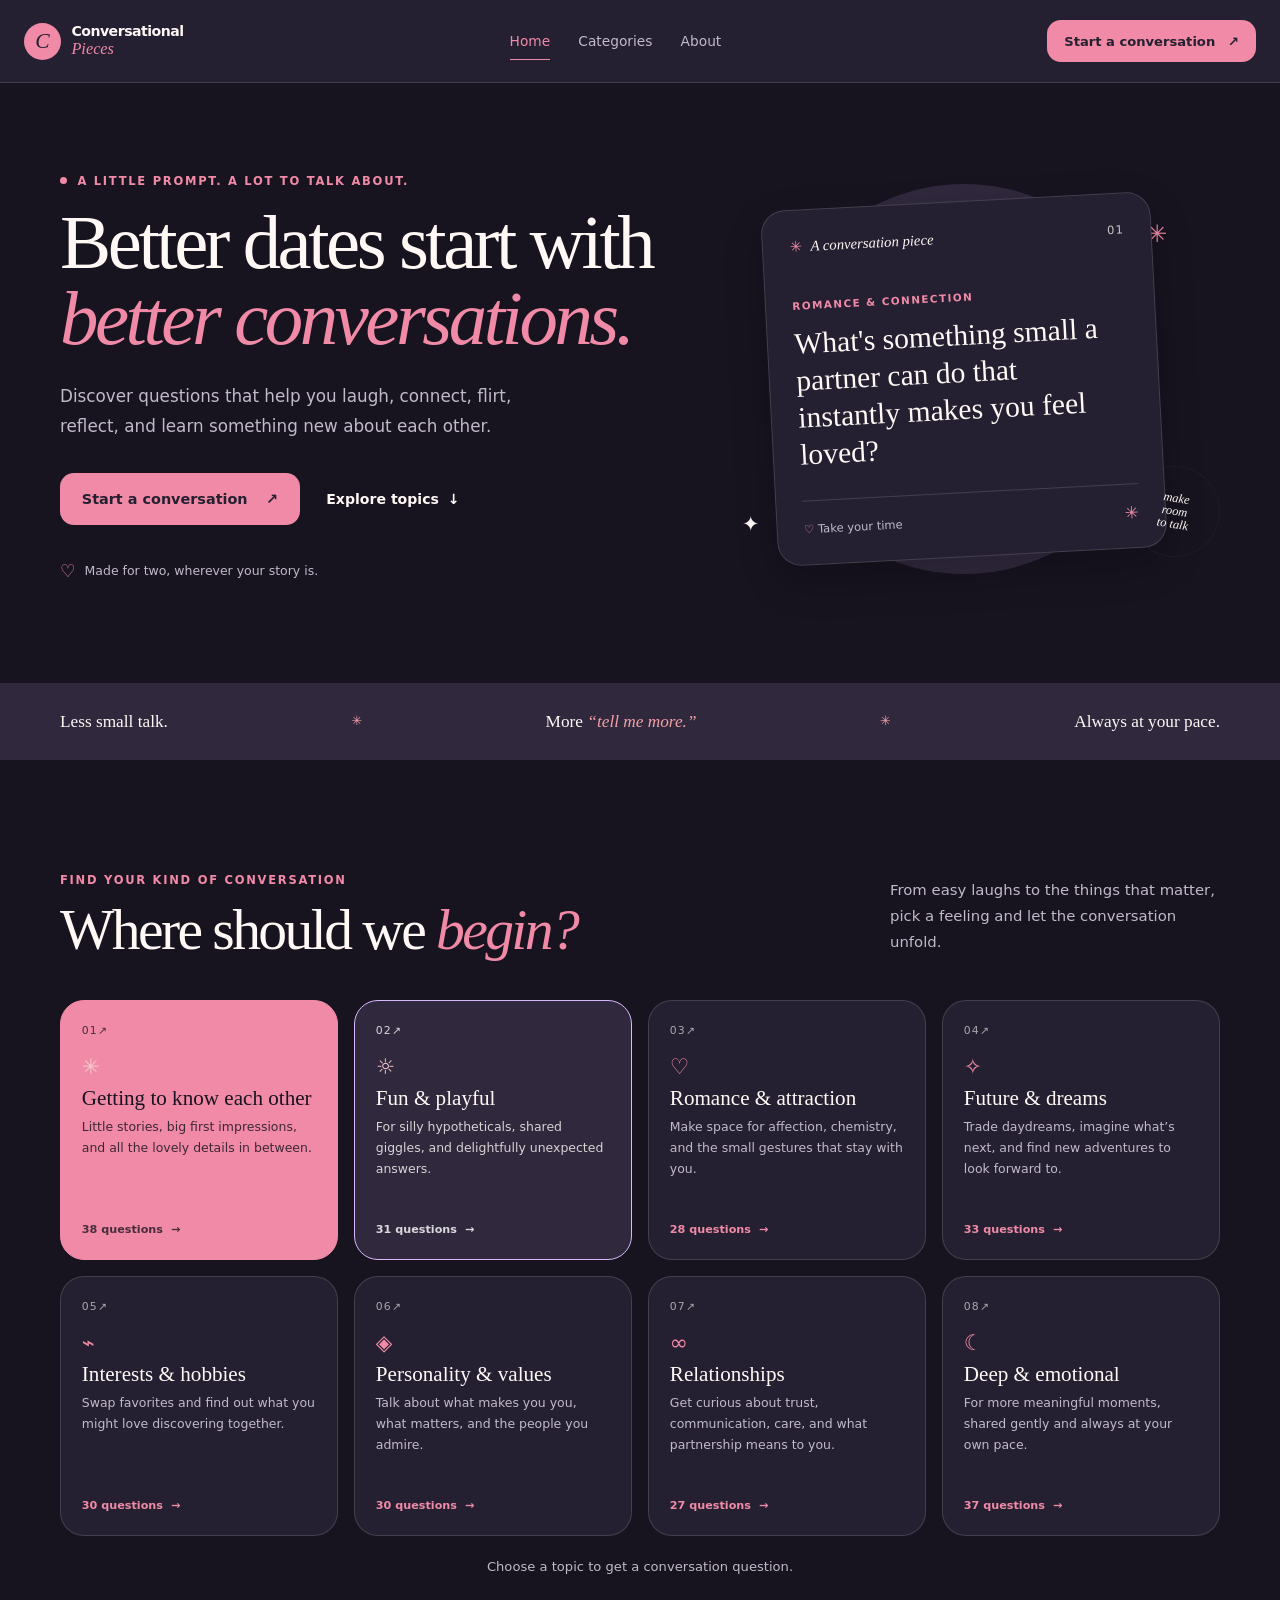
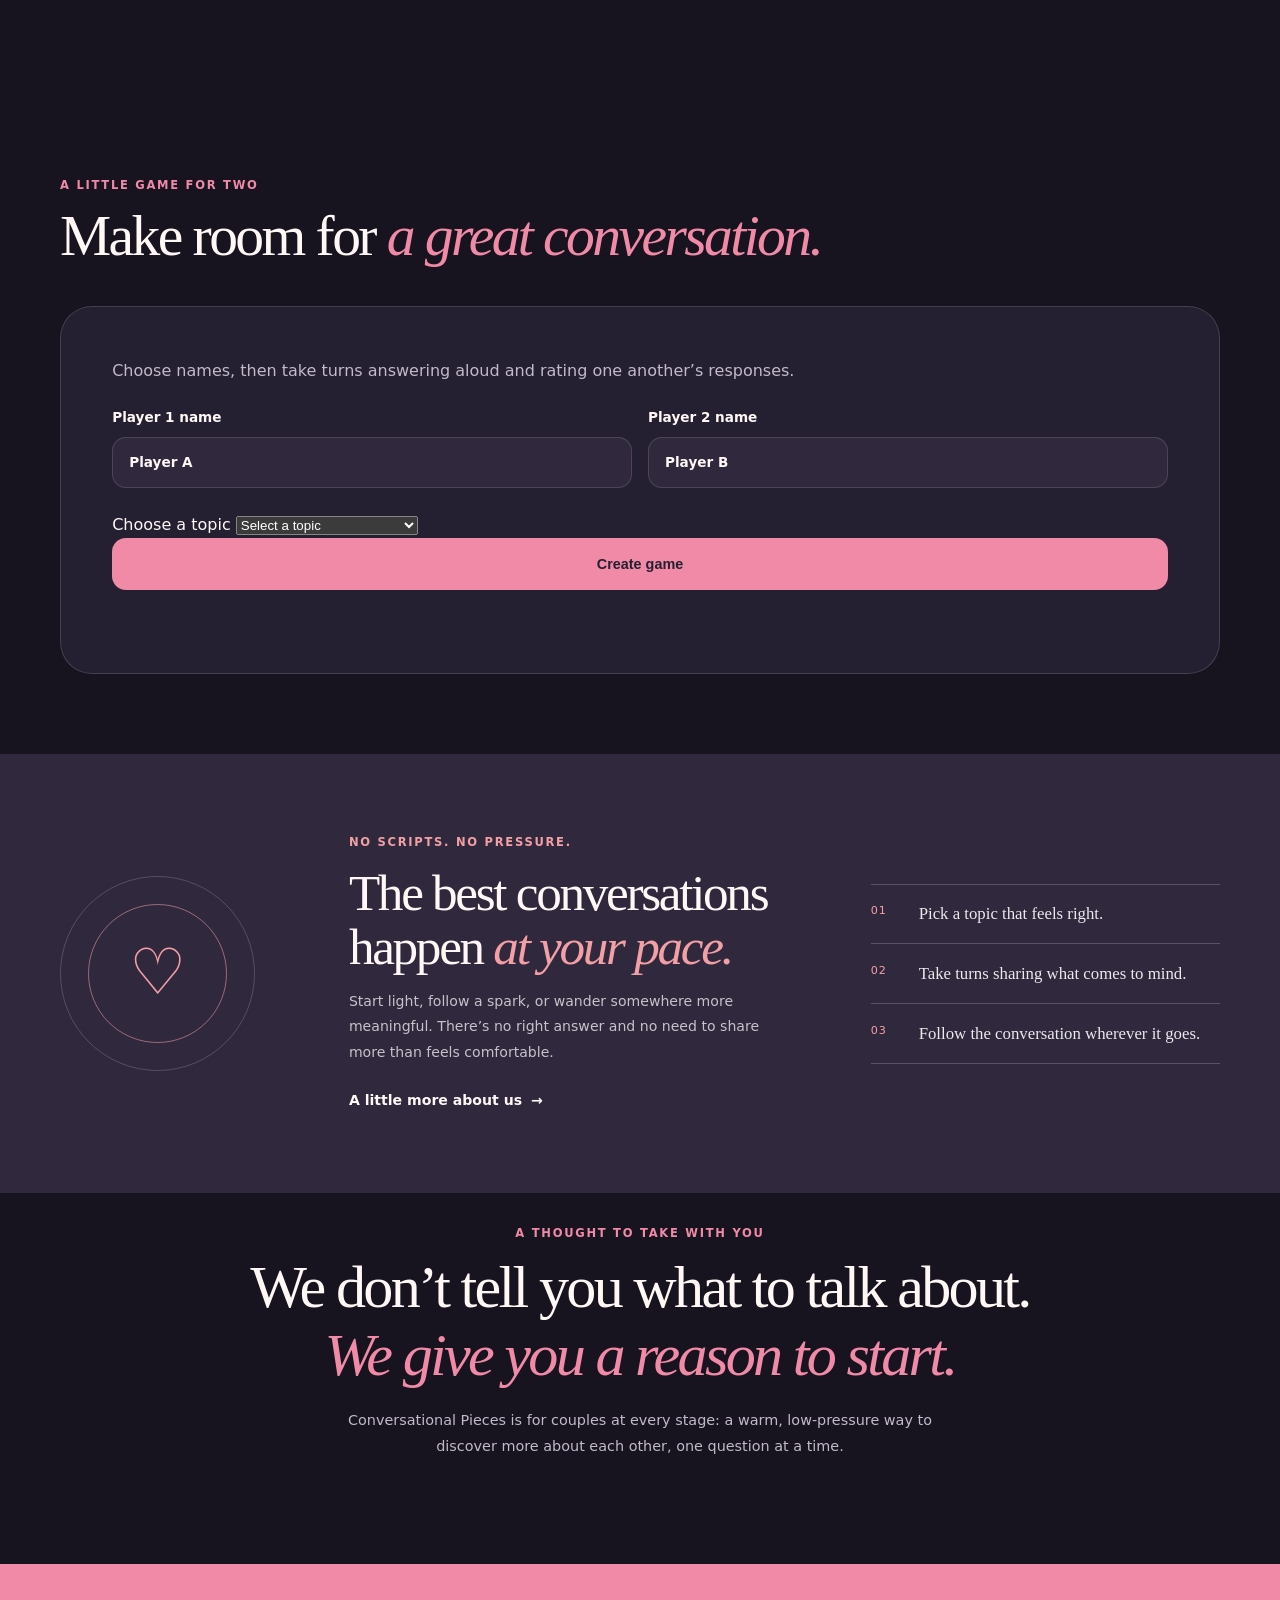
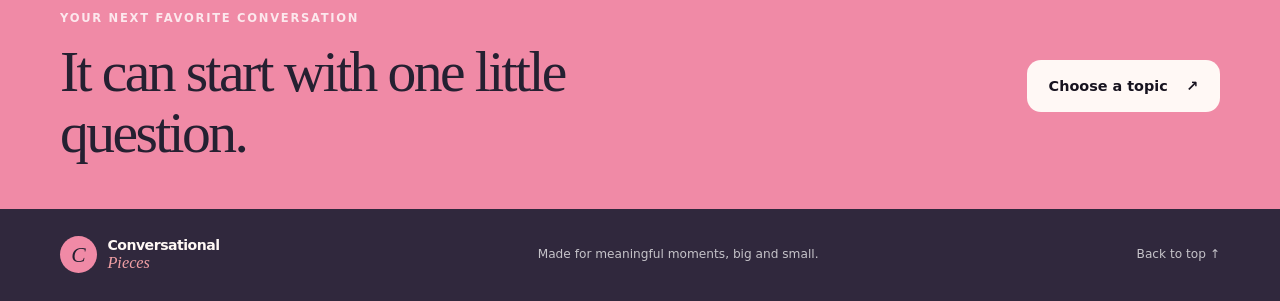
<file: index.html>
<!DOCTYPE html>
<html lang="en">
<head>
    <meta charset="UTF-8">
    <meta name="viewport" content="width=device-width, initial-scale=1.0">
    <meta name="description" content="Thoughtful conversation starters for couples. Find a reason to laugh, connect, flirt, and learn something new about each other.">
    <meta name="theme-color" content="#17131f">
    <title>Conversational Pieces — Better dates start with better conversations</title>
    <link rel="stylesheet" href="style/style.css">
</head>
<body id="top">
    <a class="skip-link" href="#main-content">Skip to content</a>

    <header class="site-header">
        <div class="header-inner">
            <a class="brand" href="#top" aria-label="Conversational Pieces home">
                <span class="brand-mark" aria-hidden="true">C</span>
                <span class="brand-name">Conversational<span>Pieces</span></span>
            </a>

            <nav class="main-nav" aria-label="Main navigation">
                <a class="nav-link is-current" href="#top" aria-current="page">Home</a>
                <a class="nav-link" href="#topics">Categories</a>
                <a class="nav-link" href="#about">About</a>
            </nav>

            <a class="button button-small button-red header-cta" href="#game">Start a conversation <span aria-hidden="true">↗</span></a>
        </div>
    </header>

    <main id="main-content">
        <section class="hero section-wrap" aria-labelledby="hero-title">
            <div class="hero-copy">
                <p class="eyebrow"><span class="eyebrow-dot" aria-hidden="true"></span>A little prompt. A lot to talk about.</p>
                <h1 id="hero-title">Better dates start with <span>better conversations.</span></h1>
                <p class="hero-description">Discover questions that help you laugh, connect, flirt, reflect, and learn something new about each other.</p>
                <div class="hero-actions">
                    <a class="button button-red" href="#game">Start a conversation <span aria-hidden="true">↗</span></a>
                    <a class="text-link" href="#topics">Explore topics <span aria-hidden="true">↓</span></a>
                </div>
                <p class="hero-note"><span aria-hidden="true">♡</span> Made for two, wherever your story is.</p>
            </div>

            <div class="hero-art" aria-label="A preview of a conversation prompt">
                <div class="orbit orbit-one" aria-hidden="true"></div>
                <div class="orbit orbit-two" aria-hidden="true"></div>
                <article class="prompt-card">
                    <div class="prompt-card-top">
                        <span class="prompt-label"><span aria-hidden="true">✳</span> A conversation piece</span>
                        <span class="prompt-number" aria-hidden="true">01</span>
                    </div>
                    <p class="prompt-category">ROMANCE &amp; CONNECTION</p>
                    <h2>What's something small a partner can do that instantly makes you feel loved?</h2>
                    <div class="prompt-card-bottom">
                        <span class="prompt-tag"><span aria-hidden="true">♡</span> Take your time</span>
                        <span class="prompt-spark" aria-hidden="true">✳</span>
                    </div>
                </article>
                <span class="art-stamp" aria-hidden="true">make<br>room<br>to talk</span>
                <span class="art-spark art-spark-one" aria-hidden="true">✳</span>
                <span class="art-spark art-spark-two" aria-hidden="true">✦</span>
            </div>
        </section>

        <section class="intro-strip" aria-label="Our approach">
            <div class="section-wrap intro-strip-inner">
                <p>Less small talk.</p>
                <span aria-hidden="true">✳</span>
                <p>More <em>“tell me more.”</em></p>
                <span aria-hidden="true">✳</span>
                <p>Always at your pace.</p>
            </div>
        </section>

        <section class="topics-section section-wrap" id="topics" aria-labelledby="topics-title">
            <div class="section-heading">
                <div>
                    <p class="eyebrow">Find your kind of conversation</p>
                    <h2 id="topics-title">Where should we <span>begin?</span></h2>
                </div>
                <p class="section-intro">From easy laughs to the things that matter, pick a feeling and let the conversation unfold.</p>
            </div>

            <div class="topic-grid">
                <button class="topic-card topic-card-red" type="button" data-topic="getting-to-know-each-other" data-label="Getting to know each other" disabled>
                    <span class="topic-index">01 <span aria-hidden="true">↗</span></span>
                    <span class="topic-icon" aria-hidden="true">✳</span>
                    <h3>Getting to know each other</h3>
                    <p>Little stories, big first impressions, and all the lovely details in between.</p>
                    <span class="topic-action"><span class="topic-count">Loading questions…</span><span aria-hidden="true">→</span></span>
                </button>
                <button class="topic-card topic-card-blue" type="button" data-topic="fun-playful" data-label="Fun &amp; playful" disabled>
                    <span class="topic-index">02 <span aria-hidden="true">↗</span></span>
                    <span class="topic-icon" aria-hidden="true">☼</span>
                    <h3>Fun &amp; playful</h3>
                    <p>For silly hypotheticals, shared giggles, and delightfully unexpected answers.</p>
                    <span class="topic-action"><span class="topic-count">Loading questions…</span><span aria-hidden="true">→</span></span>
                </button>
                <button class="topic-card topic-card-light" type="button" data-topic="romance-attraction" data-label="Romance &amp; attraction" disabled>
                    <span class="topic-index">03 <span aria-hidden="true">↗</span></span>
                    <span class="topic-icon" aria-hidden="true">♡</span>
                    <h3>Romance &amp; attraction</h3>
                    <p>Make space for affection, chemistry, and the small gestures that stay with you.</p>
                    <span class="topic-action"><span class="topic-count">Loading questions…</span><span aria-hidden="true">→</span></span>
                </button>
                <button class="topic-card topic-card-light" type="button" data-topic="future-dreams" data-label="Future &amp; dreams" disabled>
                    <span class="topic-index">04 <span aria-hidden="true">↗</span></span>
                    <span class="topic-icon" aria-hidden="true">✧</span>
                    <h3>Future &amp; dreams</h3>
                    <p>Trade daydreams, imagine what’s next, and find new adventures to look forward to.</p>
                    <span class="topic-action"><span class="topic-count">Loading questions…</span><span aria-hidden="true">→</span></span>
                </button>
                <button class="topic-card topic-card-light" type="button" data-topic="interests-hobbies" data-label="Interests &amp; hobbies" disabled>
                    <span class="topic-index">05 <span aria-hidden="true">↗</span></span>
                    <span class="topic-icon" aria-hidden="true">⌁</span>
                    <h3>Interests &amp; hobbies</h3>
                    <p>Swap favorites and find out what you might love discovering together.</p>
                    <span class="topic-action"><span class="topic-count">Loading questions…</span><span aria-hidden="true">→</span></span>
                </button>
                <button class="topic-card topic-card-light" type="button" data-topic="personality-values" data-label="Personality &amp; values" disabled>
                    <span class="topic-index">06 <span aria-hidden="true">↗</span></span>
                    <span class="topic-icon" aria-hidden="true">◈</span>
                    <h3>Personality &amp; values</h3>
                    <p>Talk about what makes you you, what matters, and the people you admire.</p>
                    <span class="topic-action"><span class="topic-count">Loading questions…</span><span aria-hidden="true">→</span></span>
                </button>
                <button class="topic-card topic-card-light" type="button" data-topic="relationships" data-label="Relationships" disabled>
                    <span class="topic-index">07 <span aria-hidden="true">↗</span></span>
                    <span class="topic-icon" aria-hidden="true">∞</span>
                    <h3>Relationships</h3>
                    <p>Get curious about trust, communication, care, and what partnership means to you.</p>
                    <span class="topic-action"><span class="topic-count">Loading questions…</span><span aria-hidden="true">→</span></span>
                </button>
                <button class="topic-card topic-card-light" type="button" data-topic="deep-emotional" data-label="Deep &amp; emotional" disabled>
                    <span class="topic-index">08 <span aria-hidden="true">↗</span></span>
                    <span class="topic-icon" aria-hidden="true">☾</span>
                    <h3>Deep &amp; emotional</h3>
                    <p>For more meaningful moments, shared gently and always at your own pace.</p>
                    <span class="topic-action"><span class="topic-count">Loading questions…</span><span aria-hidden="true">→</span></span>
                </button>
            </div>

            <p class="question-bank-status" id="question-bank-status" role="status" aria-live="polite">Loading conversation pieces…</p>

            <section class="generator-panel" id="generator" aria-labelledby="generator-title" hidden>
                <div class="generator-heading">
                    <div>
                        <p class="eyebrow" id="generator-topic">Your conversation piece</p>
                        <h2 id="generator-title">A question to get you started.</h2>
                    </div>
                    <p class="question-count" id="question-count"></p>
                </div>
                <blockquote class="generated-question" id="generated-question" aria-live="polite"></blockquote>
                <div class="generator-footer">
                    <p>There’s no right answer. Take it at your own pace.</p>
                    <button class="button button-red" id="another-question" type="button">Another question <span aria-hidden="true">↻</span></button>
                </div>
            </section>
        </section>

        <section class="game-section section-wrap" id="game" aria-labelledby="game-title">
            <div class="section-heading">
                <div>
                    <p class="eyebrow">A little game for two</p>
                    <h2 id="game-title">Make room for <span>a great conversation.</span></h2>
                </div>
            </div>
            <p class="persistence-status" id="persistence-status" role="status" aria-live="polite" hidden></p>

            <section class="game-panel resume-panel" id="resume-game-panel" aria-labelledby="resume-game-title" hidden>
                <p class="eyebrow">A game is already in progress</p>
                <h3 id="resume-game-title">Pick up right where you left off.</h3>
                <p id="resume-game-description"></p>
                <a class="button button-red" id="resume-game-link" href="game.html">Resume game <span aria-hidden="true">↗</span></a>
            </section>

            <form class="game-setup-form" id="game-setup-form">
                <p>Choose names, then take turns answering aloud and rating one another’s responses.</p>
                <div class="game-name-fields">
                    <label for="player-a-name">Player 1 name
                        <input id="player-a-name" name="playerA" type="text" maxlength="30" autocomplete="off" value="Player A" required>
                    </label>
                    <label for="player-b-name">Player 2 name
                        <input id="player-b-name" name="playerB" type="text" maxlength="30" autocomplete="off" value="Player B" required>
                    </label>
                </div>
                <div class="game-mode-section" style="display: flex; flex-direction:column" >
                <div class="game-topic-field">
                    <label for="game-topic" >Choose a topic
                        <select id="game-topic" name="topic" required>
                            <option value="" disabled selected>Select a topic</option>
                            <option value="getting-to-know-each-other">Getting to know each other</option>
                            <option value="fun-playful">Fun &amp; playful</option>
                            <option value="romance-attraction">Romance &amp; attraction</option>
                            <option value="future-dreams">Future &amp; dreams</option>
                            <option value="interests-hobbies">Interests &amp; hobbies</option>
                            <option value="personality-values">Personality &amp; values</option>
                            <option value="relationships">Relationships</option>
                            <option value="deep-emotional">Deep &amp; emotional</option>
                        </select>
                    </label>
                </div>
                <button class="button button-red" type="submit">Create game</button>

                </div>
                    <p class="game-error" id="game-error" role="alert"></p>
            </form>
        </section>

        <section class="pace-section" aria-labelledby="pace-title">
            <div class="section-wrap pace-layout">
                <div class="pace-mark" aria-hidden="true"><span>♡</span></div>
                <div class="pace-copy">
                    <p class="eyebrow">No scripts. No pressure.</p>
                    <h2 id="pace-title">The best conversations happen <span>at your pace.</span></h2>
                    <p>Start light, follow a spark, or wander somewhere more meaningful. There’s no right answer and no need to share more than feels comfortable.</p>
                    <a class="text-link text-link-light" href="#about">A little more about us <span aria-hidden="true">→</span></a>
                </div>
                <div class="pace-steps" aria-label="A simple way to get started">
                    <div class="pace-step"><span>01</span><p>Pick a topic that feels right.</p></div>
                    <div class="pace-step"><span>02</span><p>Take turns sharing what comes to mind.</p></div>
                    <div class="pace-step"><span>03</span><p>Follow the conversation wherever it goes.</p></div>
                </div>
            </div>
        </section>

        <section class="about-section section-wrap" id="about" aria-labelledby="about-title">
            <p class="eyebrow">A thought to take with you</p>
            <h2 id="about-title">We don’t tell you what to talk about.<br><span>We give you a reason to start.</span></h2>
            <p>Conversational Pieces is for couples at every stage: a warm, low-pressure way to discover more about each other, one question at a time.</p>
        </section>

        <section class="final-cta" aria-labelledby="final-title">
            <div class="section-wrap final-cta-inner">
                <div>
                    <p class="eyebrow">Your next favorite conversation</p>
                    <h2 id="final-title">It can start with one little question.</h2>
                </div>
                <a class="button button-white" href="#topics">Choose a topic <span aria-hidden="true">↗</span></a>
            </div>
        </section>
    </main>

    <footer class="site-footer">
        <div class="section-wrap footer-inner">
            <a class="brand brand-footer" href="#top" aria-label="Conversational Pieces, back to top">
                <span class="brand-mark" aria-hidden="true">C</span>
                <span class="brand-name">Conversational<span>Pieces</span></span>
            </a>
            <p>Made for meaningful moments, big and small.</p>
            <a class="footer-top" href="#top">Back to top ↑</a>
        </div>
    </footer>
    <script src="script/game-config.js" defer></script>
    <script src="script/game-state.js" defer></script>
    <script src="script/questions.js" defer></script>
    <script src="script/game-question-selector.js" defer></script>
    <script src="script/game-storage.js" defer></script>
    <script src="script/game-session.js" defer></script>
    <script src="script/game-setup.js" defer></script>
    <script src="script/generator.js" defer></script>
</body>
</html>
</file>
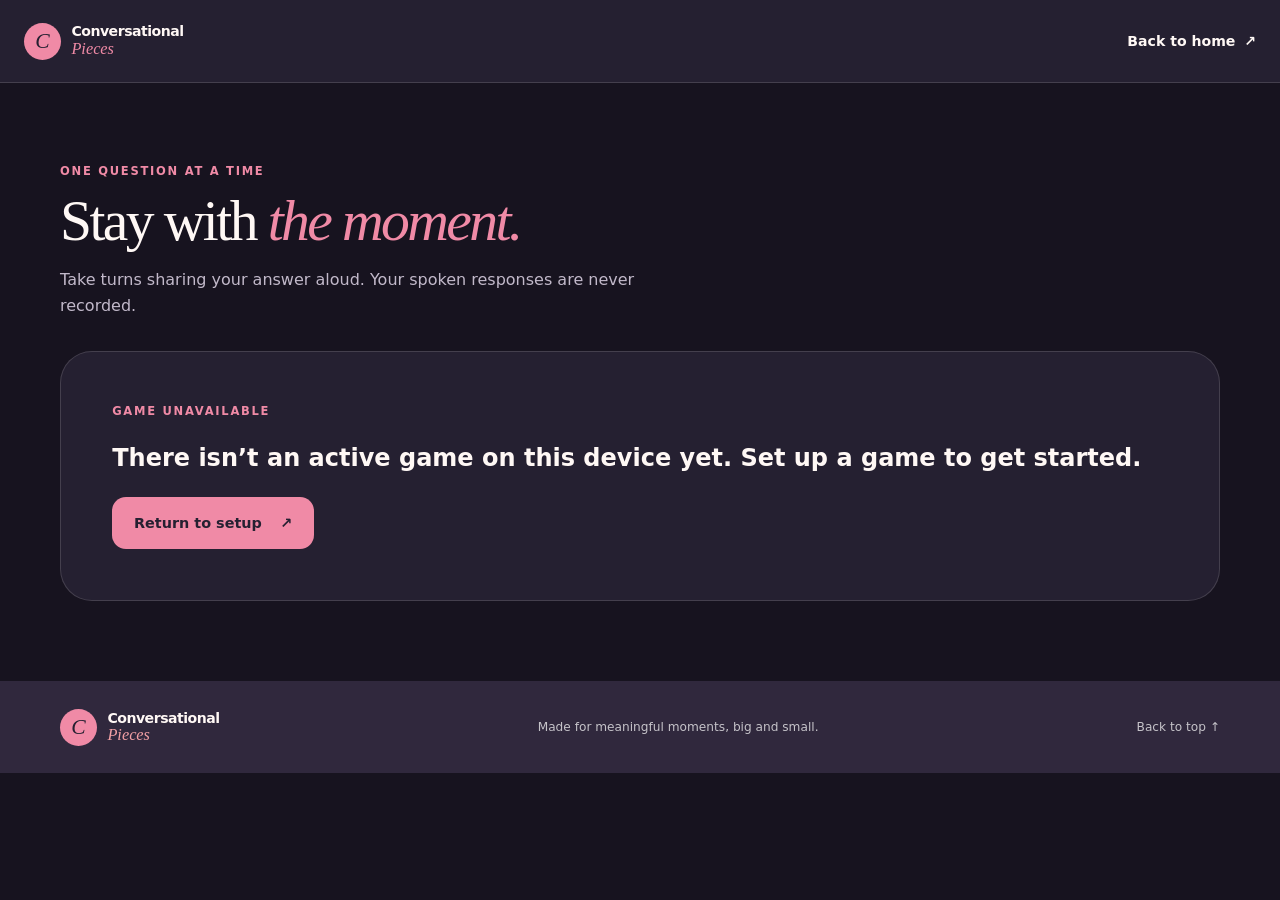
<file: game.html>
<!DOCTYPE html>
<html lang="en">
<head>
    <meta charset="UTF-8">
    <meta name="viewport" content="width=device-width, initial-scale=1.0">
    <meta name="description" content="Play Conversational Pieces together, one question and one turn at a time.">
    <meta name="theme-color" content="#17131f">
    <title>Your conversation game — Conversational Pieces</title>
    <link rel="stylesheet" href="style/style.css">
</head>
<body id="top">
    <a class="skip-link" href="#main-content">Skip to the game</a>

    <header class="site-header">
        <div class="header-inner">
            <a class="brand" href="index.html" aria-label="Conversational Pieces home">
                <span class="brand-mark" aria-hidden="true">C</span>
                <span class="brand-name">Conversational<span>Pieces</span></span>
            </a>
            <a class="text-link" href="index.html">Back to home <span aria-hidden="true">↗</span></a>
        </div>
    </header>

    <main id="main-content">
        <section class="game-section section-wrap" id="game" aria-labelledby="game-title">
            <div class="section-heading">
                <div>
                    <p class="eyebrow">One question at a time</p>
                    <h1 id="game-title">Stay with <span>the moment.</span></h1>
                </div>
            </div>
            <p class="game-intro">Take turns sharing your answer aloud. Your spoken responses are never recorded.</p>
            <p class="persistence-status" id="persistence-status" role="status" aria-live="polite" hidden></p>

            <div class="game-panel" id="game-recovery" hidden>
                <p class="eyebrow">Game unavailable</p>
                <h2 id="game-recovery-message" role="alert"></h2>
                <a class="button button-red" href="index.html#game">Return to setup <span aria-hidden="true">↗</span></a>
            </div>

            <div class="game-panel" id="game-ready" hidden>
                <p class="game-turn-label" id="game-turn-label"></p>
                <p class="eyebrow" id="game-player-label"></p>
                <p class="game-topic-label" id="game-topic-label"></p>
                <h2 class="game-question" id="game-question-text"></h2>
                <p class="game-instruction">When the answering player is ready, start the 90-second timer.</p>
                <button class="button button-red" id="start-answer" type="button">Start timer <span aria-hidden="true">▶</span></button>
            </div>

            <div class="game-panel" id="game-answering" hidden>
                <div class="game-timer-row">
                    <p class="game-turn-label" id="answering-turn-label"></p>
                    <p class="game-timer" id="game-timer" role="timer" aria-live="off" aria-label="90 seconds remaining">1:30</p>
                </div>
                <p class="eyebrow" id="answering-player-label">Your turn to answer</p>
                <p class="game-topic-label" id="answering-topic-label"></p>
                <h2 class="game-question" id="answering-question-label"></h2>
                <p class="game-instruction">Share your answer out loud. Your spoken response is not recorded.</p>
                <button class="button button-red" id="finish-answer" type="button">I’m finished <span aria-hidden="true">↗</span></button>
                <p class="visually-hidden" id="timer-announcement" aria-live="polite"></p>
            </div>

            <div class="game-panel" id="game-rating" hidden>
                <p class="game-turn-label" id="rating-turn-label"></p>
                <p class="eyebrow" id="rating-player-label"></p>
                <p class="game-topic-label" id="rating-topic-label"></p>
                <h2 class="game-question" id="rating-question-label"></h2>
                <p class="game-instruction">The answer was shared verbally during the round and has not been recorded.</p>
                <form id="rating-form">
                    <fieldset class="rating-options">
                        <legend>How would you rate the answer? (1 to 5)</legend>
                        <div class="rating-buttons">
                            <label><input type="radio" name="rating" value="1"><span>1</span><span class="visually-hidden"> out of 5</span></label>
                            <label><input type="radio" name="rating" value="2"><span>2</span><span class="visually-hidden"> out of 5</span></label>
                            <label><input type="radio" name="rating" value="3"><span>3</span><span class="visually-hidden"> out of 5</span></label>
                            <label><input type="radio" name="rating" value="4"><span>4</span><span class="visually-hidden"> out of 5</span></label>
                            <label><input type="radio" name="rating" value="5"><span>5</span><span class="visually-hidden"> out of 5</span></label>
                        </div>
                    </fieldset>
                    <button class="button button-red" id="submit-rating" type="submit">Submit rating <span aria-hidden="true">↗</span></button>
                </form>
                <p class="game-status" id="rating-status" role="status" aria-live="polite"></p>
            </div>

            <div class="game-panel" id="game-turn-complete" hidden>
                <p class="game-turn-label" id="completed-turn-label"></p>
                <p class="eyebrow">Rating recorded</p>
                <p class="game-status" id="game-status" role="status" aria-live="polite"></p>
                <button class="button button-red" id="transition-turn" type="button">Next turn <span aria-hidden="true">↗</span></button>
            </div>
        </section>
    </main>

    <footer class="site-footer">
        <div class="section-wrap footer-inner">
            <a class="brand brand-footer" href="index.html" aria-label="Conversational Pieces, home">
                <span class="brand-mark" aria-hidden="true">C</span>
                <span class="brand-name">Conversational<span>Pieces</span></span>
            </a>
            <p>Made for meaningful moments, big and small.</p>
            <a class="footer-top" href="#top">Back to top ↑</a>
        </div>
    </footer>

    <script src="script/game-config.js" defer></script>
    <script src="script/game-state.js" defer></script>
    <script src="script/questions.js" defer></script>
    <script src="script/game-question-selector.js" defer></script>
    <script src="script/game-storage.js" defer></script>
    <script src="script/game-timer.js" defer></script>
    <script src="script/game-answer.js" defer></script>
</body>
</html>
</file>
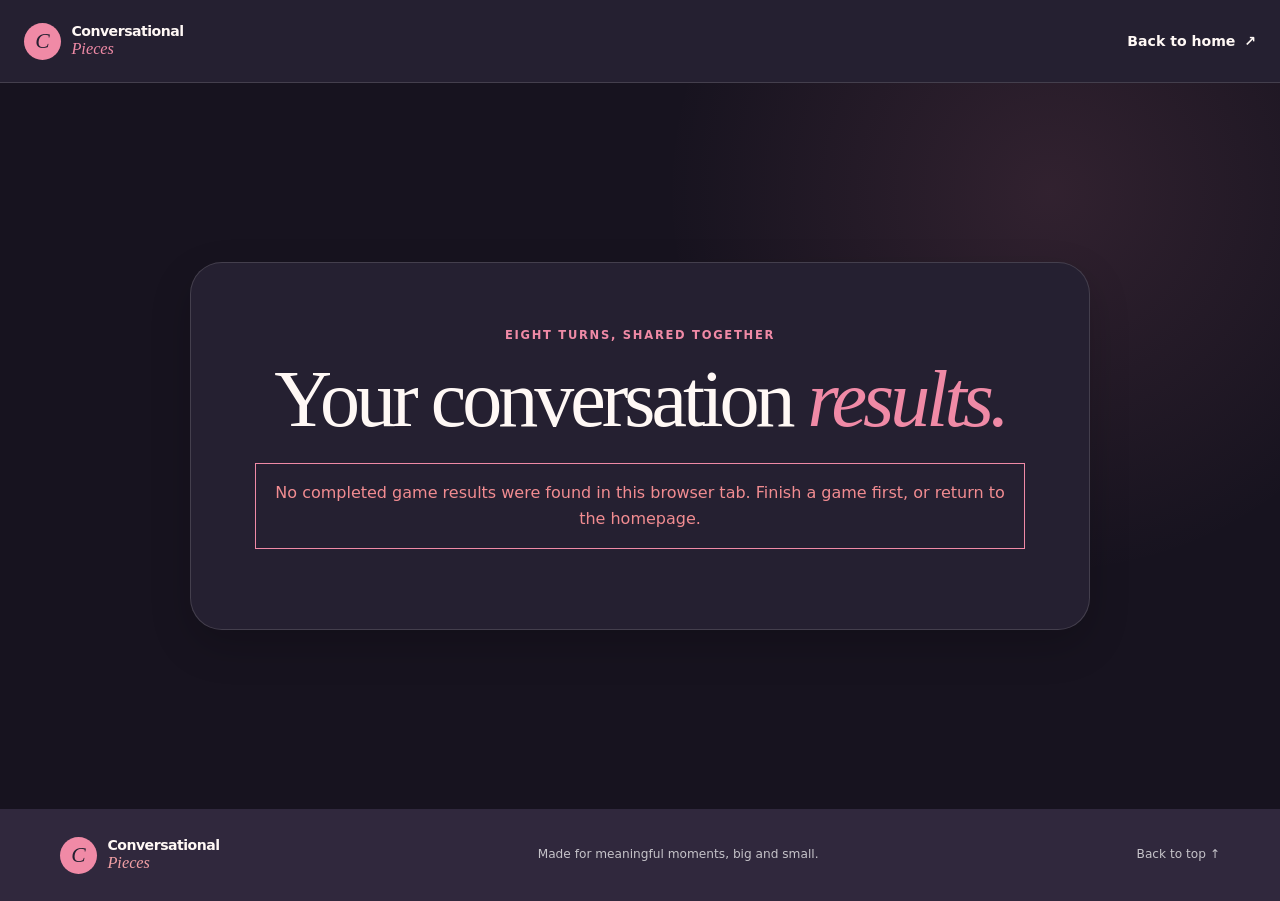
<file: results.html>
<!DOCTYPE html>
<html lang="en">
<head>
    <meta charset="UTF-8">
    <meta name="viewport" content="width=device-width, initial-scale=1.0">
    <meta name="description" content="See your Conversational Pieces game result and celebrate the conversation you shared.">
    <meta name="theme-color" content="#17131f">
    <title>Your game results — Conversational Pieces</title>
    <link rel="stylesheet" href="style/style.css">
</head>
<body id="top">
    <a class="skip-link" href="#main-content">Skip to results</a>

    <header class="site-header">
        <div class="header-inner">
            <a class="brand" href="index.html" aria-label="Conversational Pieces home">
                <span class="brand-mark" aria-hidden="true">C</span>
                <span class="brand-name">Conversational<span>Pieces</span></span>
            </a>
            <a class="text-link" href="index.html">Back to home <span aria-hidden="true">↗</span></a>
        </div>
    </header>

    <main id="main-content" class="results-main">
        <section class="results-card section-wrap" aria-labelledby="results-title">
            <p class="eyebrow">Eight turns, shared together</p>
            <h1 id="results-title">Your conversation <span>results.</span></h1>
            <p class="results-error" id="results-error" role="alert" hidden></p>

            <div id="results-content" hidden>
                <p class="results-winner" id="results-winner" aria-live="polite"></p>

                <div class="results-scores" aria-label="Player scores">
                    <article class="results-player">
                        <p class="eyebrow" id="player-a-label"></p>
                        <p class="results-score"><span id="player-a-score"></span><span class="score-out-of"> / 20</span></p>
                    </article>
                    <article class="results-player">
                        <p class="eyebrow" id="player-b-label"></p>
                        <p class="results-score"><span id="player-b-score"></span><span class="score-out-of"> / 20</span></p>
                    </article>
                </div>

                <section class="relationship-status" aria-labelledby="relationship-status-title">
                    <p class="eyebrow" id="relationship-status-title">Your relationship status</p>
                    <p class="combined-score"><span id="combined-score"></span><span> / 40 together</span></p>
                    <p class="relationship-message" id="relationship-message"></p>
                    <p class="results-disclaimer">A playful reflection on this game—not a measure or assessment of your relationship.</p>
                </section>

                <p class="results-turn-count" id="results-turn-count"></p>
                <div class="results-actions">
                    <a class="button button-red" href="index.html#game">Play a new game <span aria-hidden="true">↗</span></a>
                    <a class="button button-white results-home-button" href="index.html">Back to homepage</a>
                </div>
            </div>
        </section>
    </main>

    <footer class="site-footer">
        <div class="section-wrap footer-inner">
            <a class="brand brand-footer" href="index.html" aria-label="Conversational Pieces, home">
                <span class="brand-mark" aria-hidden="true">C</span>
                <span class="brand-name">Conversational<span>Pieces</span></span>
            </a>
            <p>Made for meaningful moments, big and small.</p>
            <a class="footer-top" href="#top">Back to top ↑</a>
        </div>
    </footer>

    <script src="script/game-config.js" defer></script>
    <script src="script/results.js" defer></script>
</body>
</html>
</file>
<file: style/style.css>
:root {
    color-scheme: dark;
    --color-bg: #17131f;
    --color-surface: #252031;
    --color-surface-raised: #30283d;
    --color-primary: #f08aa6;
    --color-primary-hover: #f5a0b7;
    --color-secondary: #d9b8ff;
    --color-cream: #fff8f5;
    --color-text: #fff8f5;
    --color-text-muted: #c2b9ca;
    --color-border: rgb(255 248 245 / 14%);
    --color-success: #8fd5b5;
    --color-warning: #f2c879;
    --color-danger: #f28c91;
    --font-heading: Georgia, "Times New Roman", serif;
    --font-body: system-ui, -apple-system, BlinkMacSystemFont, "Segoe UI", sans-serif;
    --space-1: 0.25rem;
    --space-2: 0.5rem;
    --space-3: 0.75rem;
    --space-4: 1rem;
    --space-5: 1.5rem;
    --space-6: 2rem;
    --space-7: 3rem;
    --space-8: 4rem;
    --radius-control: 0.875rem;
    --radius-card: 1.5rem;
    --radius-panel: 2rem;
    --shadow-card: 0 1rem 2.5rem rgb(0 0 0 / 18%);
    --transition-fast: 160ms ease;
    --transition-standard: 220ms ease;
    --red: var(--color-primary);
    --red-dark: var(--color-primary-hover);
    --blue: var(--color-text);
    --blue-soft: var(--color-secondary);
    --ink: var(--color-text);
    --muted: var(--color-text-muted);
    --paper: var(--color-surface);
    --blush: var(--color-surface-raised);
    --line: var(--color-border);
    --serif: var(--font-heading);
    --sans: var(--font-body);
}

* {
    box-sizing: border-box;
}

html {
    scroll-behavior: smooth;
    scroll-padding-top: 6rem;
}

body {
    margin: 0;
    background: var(--color-bg);
    color: var(--ink);
    font-family: var(--sans);
    font-size: 1rem;
    line-height: 1.6;
    -webkit-font-smoothing: antialiased;
}

a {
    color: inherit;
    text-decoration: none;
}

a:focus-visible {
    outline: 3px solid var(--red);
    outline-offset: 4px;
}

.section-wrap {
    width: min(1160px, calc(100% - 3rem));
    margin-inline: auto;
}

.skip-link {
    position: absolute;
    z-index: 10;
    top: 0.75rem;
    left: 0.75rem;
    padding: 0.7rem 1rem;
    transform: translateY(-160%);
    border-radius: 0.3rem;
    background: var(--blue);
    color: var(--paper);
}

.skip-link:focus {
    transform: translateY(0);
}

.site-header {
    position: relative;
    z-index: 2;
    border-bottom: 1px solid var(--color-border);
    background: var(--paper);
}

.header-inner {
    display: flex;
    width: min(1280px, calc(100% - 3rem));
    min-height: 82px;
    align-items: center;
    justify-content: space-between;
    gap: 2rem;
    margin-inline: auto;
}

.brand {
    display: inline-flex;
    flex-shrink: 0;
    align-items: center;
    gap: 0.65rem;
    color: var(--blue);
}

.brand-mark {
    display: grid;
    width: 37px;
    aspect-ratio: 1;
    place-items: center;
    border-radius: 50%;
    background: var(--red);
    color: var(--paper);
    font-family: var(--serif);
    font-size: 1.35rem;
    font-style: italic;
}

.brand-name {
    font-size: 0.88rem;
    font-weight: 700;
    letter-spacing: -0.035em;
    line-height: 1.1;
}

.brand-name span {
    display: block;
    color: var(--red);
    font-family: var(--serif);
    font-size: 1.02rem;
    font-style: italic;
    font-weight: 400;
    letter-spacing: 0;
}

.main-nav {
    display: flex;
    align-items: center;
    gap: clamp(1rem, 2.2vw, 2rem);
}

.nav-link {
    position: relative;
    padding-block: 0.5rem;
    color: var(--color-text-muted);
    font-size: 0.86rem;
    transition: color 160ms ease;
}

.nav-link:hover,
.nav-link.is-current {
    color: var(--red);
}

.nav-link.is-current::after {
    position: absolute;
    right: 0;
    bottom: 0;
    left: 0;
    height: 1px;
    background: var(--red);
    content: "";
}

.button {
    display: inline-flex;
    min-height: 52px;
    align-items: center;
    justify-content: center;
    gap: 1.15rem;
    padding: 0.8rem 1.3rem;
    border: 1px solid transparent;
    border-radius: var(--radius-control);
    font-size: 0.9rem;
    font-weight: 650;
    transition: background-color var(--transition-fast), color var(--transition-fast), transform var(--transition-fast);
}

.button:hover {
    transform: translateY(-2px);
}

.button-small {
    min-height: 42px;
    gap: 0.8rem;
    padding: 0.55rem 1rem;
    font-size: 0.82rem;
}

.button-red {
    background: var(--red);
    color: var(--paper);
}

.button-red:hover {
    background: var(--red-dark);
}

.button-blue {
    background: var(--color-surface-raised);
    color: var(--color-text);
}

.button-blue:hover {
    background: var(--color-secondary);
    color: var(--color-bg);
}

.button-white {
    background: var(--color-cream);
    color: var(--color-bg);
}

.button-white:hover {
    background: var(--color-primary-hover);
}

.hero {
    display: grid;
    min-height: 600px;
    grid-template-columns: 1.08fr 0.92fr;
    align-items: center;
    gap: 3rem;
    padding-block: 4.5rem 5rem;
}

.hero-copy {
    position: relative;
    z-index: 1;
    padding-block: 1rem;
}

.eyebrow {
    margin: 0 0 1rem;
    color: var(--red);
    font-size: 0.72rem;
    font-weight: 700;
    letter-spacing: 0.15em;
    line-height: 1.4;
    text-transform: uppercase;
}

.hero-copy .eyebrow {
    display: flex;
    align-items: center;
    gap: 0.65rem;
}

.eyebrow-dot {
    width: 7px;
    height: 7px;
    border-radius: 50%;
    background: var(--red);
}

.hero h1,
.section-heading h1,
.section-heading h2,
.pace-copy h2,
.favorites-card h2,
.about-section h2,
.final-cta h2 {
    margin: 0;
    font-family: var(--serif);
    font-weight: 400;
    letter-spacing: -0.045em;
}

.hero h1 {
    max-width: 650px;
    color: var(--blue);
    font-size: clamp(3.5rem, 6vw, 5.35rem);
    line-height: 0.99;
}

.hero h1 span,
.section-heading h1 span,
.section-heading h2 span,
.pace-copy h2 span,
.favorites-card h2 span,
.about-section h2 span {
    color: var(--red);
    font-style: italic;
}

.hero-description {
    max-width: 470px;
    margin: 1.5rem 0 0;
    color: var(--muted);
    font-size: 1.05rem;
    line-height: 1.8;
}

.hero-actions {
    display: flex;
    flex-wrap: wrap;
    align-items: center;
    gap: 1.65rem;
    margin-top: 2rem;
}

.text-link {
    display: inline-flex;
    align-items: center;
    gap: 0.55rem;
    color: var(--blue);
    font-size: 0.88rem;
    font-weight: 650;
}

.text-link:hover {
    color: var(--red);
}

.hero-note {
    display: flex;
    align-items: center;
    gap: 0.55rem;
    margin: 2rem 0 0;
    color: var(--muted);
    font-size: 0.78rem;
}

.hero-note span {
    color: var(--red);
    font-size: 1.1rem;
}

.hero-art {
    position: relative;
    display: grid;
    min-height: 420px;
    place-items: center;
}

.hero-art::before {
    position: absolute;
    width: min(390px, 90%);
    aspect-ratio: 1;
    border-radius: 50%;
    background: var(--color-surface-raised);
    content: "";
}

.orbit {
    position: absolute;
    width: 390px;
    max-width: 90%;
    aspect-ratio: 1;
    border: 1px solid rgba(199, 59, 73, 0.15);
    border-radius: 50%;
    transform: rotate(-28deg) scaleY(0.55);
}

.orbit-two {
    transform: rotate(42deg) scaleY(0.68);
}

.prompt-card {
    position: relative;
    z-index: 1;
    width: min(390px, 82%);
    min-height: 298px;
    padding: 1.55rem 1.65rem 1.3rem;
    border: 1px solid var(--color-border);
    border-radius: var(--radius-card);
    background: var(--color-surface);
    box-shadow: var(--shadow-card);
    transform: rotate(-3deg);
}

.prompt-card-top,
.prompt-card-bottom {
    display: flex;
    align-items: center;
    justify-content: space-between;
}

.prompt-label {
    color: var(--blue);
    font-family: var(--serif);
    font-size: 0.92rem;
    font-style: italic;
}

.prompt-label span {
    margin-right: 0.3rem;
    color: var(--red);
    font-style: normal;
}

.prompt-number {
    color: #c8c5c4;
    font-size: 0.72rem;
    letter-spacing: 0.1em;
}

.prompt-category {
    margin: 2.4rem 0 0.75rem;
    color: var(--red);
    font-size: 0.65rem;
    font-weight: 700;
    letter-spacing: 0.14em;
}

.prompt-card h2 {
    max-width: 320px;
    margin: 0;
    color: var(--blue);
    font-family: var(--serif);
    font-size: clamp(1.45rem, 2.5vw, 1.85rem);
    font-weight: 400;
    line-height: 1.25;
}

.prompt-card-bottom {
    margin-top: 1.65rem;
    padding-top: 0.95rem;
    border-top: 1px solid var(--line);
}

.prompt-tag {
    color: var(--muted);
    font-size: 0.72rem;
}

.prompt-tag span,
.prompt-spark {
    color: var(--red);
}

.prompt-spark {
    font-size: 1.05rem;
}

.art-stamp {
    position: absolute;
    z-index: 1;
    right: 0;
    bottom: 2rem;
    display: grid;
    width: 91px;
    aspect-ratio: 1;
    place-content: center;
    border: 1px solid rgba(40, 41, 68, 0.35);
    border-radius: 50%;
    color: var(--blue);
    font-family: var(--serif);
    font-size: 0.78rem;
    font-style: italic;
    line-height: 1.05;
    text-align: center;
    transform: rotate(9deg);
}

.art-spark {
    position: absolute;
    color: var(--red);
}

.art-spark-one {
    top: 2.9rem;
    right: 3.3rem;
    font-size: 1.5rem;
}

.art-spark-two {
    bottom: 3rem;
    left: 2.1rem;
    color: var(--blue);
    font-size: 1.3rem;
}

.intro-strip {
    background: var(--color-surface-raised);
    color: var(--color-text);
}

.intro-strip-inner {
    display: flex;
    min-height: 77px;
    align-items: center;
    justify-content: space-between;
    gap: 1rem;
}

.intro-strip p {
    margin: 0;
    font-family: var(--serif);
    font-size: 1.08rem;
}

.intro-strip em {
    color: #f2a0a5;
}

.intro-strip-inner > span {
    color: #f2a0a5;
    font-size: 0.8rem;
}

.topics-section {
    padding-block: 7rem 7.5rem;
}

.section-heading {
    display: flex;
    align-items: end;
    justify-content: space-between;
    gap: 2rem;
    margin-bottom: 2.5rem;
}

.section-heading .eyebrow {
    margin-bottom: 0.7rem;
}

.section-heading h2 {
    color: var(--blue);
    font-size: clamp(2.5rem, 4.5vw, 3.75rem);
    line-height: 1.06;
}

.section-intro {
    max-width: 330px;
    margin: 0 0 0.35rem;
    color: var(--muted);
    font-size: 0.93rem;
    line-height: 1.75;
}

.topic-grid {
    display: grid;
    grid-template-columns: repeat(4, minmax(0, 1fr));
    gap: 1rem;
}

.topic-card {
    position: relative;
    display: flex;
    min-height: 260px;
    width: 100%;
    flex-direction: column;
    padding: 1.3rem;
    overflow: hidden;
    border: 1px solid var(--line);
    border-radius: var(--radius-card);
    background: var(--paper);
    color: inherit;
    font: inherit;
    text-align: left;
    cursor: pointer;
    transition: box-shadow 180ms ease, transform 180ms ease;
}

.topic-card:not(:disabled):hover {
    box-shadow: 0 14px 34px rgba(40, 41, 68, 0.1);
    transform: translateY(-4px);
}

.topic-card:disabled {
    cursor: wait;
    opacity: 0.65;
}

.topic-card.is-selected {
    outline: 3px solid rgba(199, 59, 73, 0.25);
    outline-offset: 3px;
}

.topic-card-red {
    border-color: var(--red);
    background: var(--red);
    color: var(--color-bg);
}

.topic-card-blue {
    border-color: var(--color-secondary);
    background: var(--color-surface-raised);
    color: var(--color-text);
}

.topic-card-red .topic-index,
.topic-card-blue .topic-index,
.topic-card-red .topic-action,
.topic-card-blue .topic-action {
    color: rgba(255, 255, 255, 0.82);
}

.topic-card-red .topic-index,
.topic-card-red .topic-action {
    color: rgb(23 19 31 / 78%);
}

.topic-card-red .topic-icon,
.topic-card-blue .topic-icon {
    color: #f6c7c9;
}

.topic-index {
    display: flex;
    justify-content: space-between;
    color: #aaa7aa;
    font-size: 0.68rem;
    letter-spacing: 0.1em;
}

.topic-icon {
    margin-top: 1rem;
    color: var(--red);
    font-size: 1.35rem;
    line-height: 1;
}

.topic-card h3 {
    margin: 0.55rem 0 0.45rem;
    color: var(--blue);
    font-family: var(--serif);
    font-size: 1.32rem;
    font-weight: 400;
    line-height: 1.15;
}

.topic-card-red h3,
.topic-card-blue h3 {
    color: inherit;
}

.topic-card p {
    margin: 0;
    color: var(--muted);
    font-size: 0.78rem;
    line-height: 1.65;
}

.topic-card-red p,
.topic-card-blue p {
    color: inherit;
    opacity: 0.82;
}

.topic-action {
    display: flex;
    align-items: center;
    justify-content: space-between;
    gap: 0.5rem;
    margin-top: auto;
    padding-top: 1.1rem;
    color: var(--red);
    font-size: 0.7rem;
    font-weight: 700;
}

.question-bank-status {
    min-height: 1.5em;
    margin: 1.25rem 0 0;
    color: var(--muted);
    font-size: 0.82rem;
    text-align: center;
}

.generator-panel[hidden] {
    display: none;
}

.generator-panel {
    margin-top: 2rem;
    padding: clamp(1.5rem, 4vw, 3rem);
    border: 1px solid var(--line);
    border-radius: var(--radius-panel);
    background: var(--color-surface);
}

.generator-heading {
    display: flex;
    align-items: end;
    justify-content: space-between;
    gap: 1rem;
}

.generator-heading .eyebrow {
    margin-bottom: 0.55rem;
}

.generator-heading h2 {
    margin: 0;
    color: var(--blue);
    font-family: var(--serif);
    font-size: clamp(1.8rem, 4vw, 2.5rem);
    font-weight: 400;
    letter-spacing: -0.035em;
    line-height: 1.1;
}

.question-count {
    flex-shrink: 0;
    margin: 0;
    color: var(--muted);
    font-size: 0.78rem;
}

.generated-question {
    position: relative;
    margin: 2rem 0;
    padding: 1.6rem 0 1.6rem 1.5rem;
    border-left: 2px solid var(--red);
    color: var(--blue);
    font-family: var(--serif);
    font-size: clamp(1.65rem, 3.8vw, 2.6rem);
    line-height: 1.28;
}

.generator-footer {
    display: flex;
    align-items: center;
    justify-content: space-between;
    gap: 1rem;
    padding-top: 1.25rem;
    border-top: 1px solid var(--line);
}

.generator-footer p {
    margin: 0;
    color: var(--muted);
    font-size: 0.82rem;
}

.generator-footer .button {
    flex-shrink: 0;
    cursor: pointer;
}

.game-section {
    padding-block: 5rem;
}

.game-section .section-heading h1 {
    color: var(--blue);
    font-size: clamp(2.5rem, 4.5vw, 3.75rem);
    line-height: 1.06;
}

.game-intro {
    max-width: 620px;
    margin: -1.5rem 0 2rem;
    color: var(--muted);
}

.resume-panel h3 {
    margin: 0;
    color: var(--blue);
    font-family: var(--serif);
    font-size: clamp(1.7rem, 4vw, 2.4rem);
    font-weight: 400;
    line-height: 1.2;
}

.resume-panel > p:not(.eyebrow) {
    margin: 0.75rem 0 1.5rem;
    color: var(--muted);
}

.game-section .section-heading {
    align-items: center;
}

.game-setup-form,
.game-panel {
    margin-top: 2rem;
    padding: clamp(var(--space-5), 4vw, var(--space-8));
    border: 1px solid var(--line);
    border-radius: var(--radius-panel);
    background: var(--color-surface);
}

.game-setup-form[hidden],
.game-panel[hidden] {
    display: none;
}

.game-setup-form > p:first-child {
    margin-top: 0;
    color: var(--muted);
}

.game-name-fields {
    display: grid;
    grid-template-columns: repeat(2, minmax(0, 1fr));
    gap: 1rem;
    margin-block: 1.5rem;
}

.game-name-fields label,
.answer-label {
    display: grid;
    gap: 0.5rem;
    color: var(--blue);
    font-size: 0.85rem;
    font-weight: 650;
}

.game-name-fields input {
    width: 100%;
    min-height: 48px;
    padding: 0.85rem 1rem;
    border: 1px solid var(--color-border);
    border-radius: var(--radius-control);
    background: var(--color-surface-raised);
    color: var(--ink);
    font: inherit;
}

.game-name-fields input:focus-visible,
.game-section button:focus-visible {
    outline: 3px solid var(--red);
    outline-offset: 3px;
}

.game-error,
.game-status {
    min-height: 1.5em;
    margin: 0.75rem 0 0;
    color: var(--color-danger);
    font-size: 0.85rem;
}

.persistence-status {
    margin: 1rem 0 0;
    padding: var(--space-3) var(--space-4);
    border: 1px solid var(--color-warning);
    border-radius: var(--radius-control);
    background: var(--color-surface-raised);
    color: var(--color-warning);
    font-size: 0.9rem;
}

.persistence-status[hidden] {
    display: none;
}

.game-turn-label,
.game-topic-label {
    margin: 0 0 0.5rem;
    color: var(--muted);
    font-size: 0.78rem;
    font-weight: 650;
    letter-spacing: 0.04em;
    text-transform: uppercase;
}

.game-topic-label {
    color: var(--red);
}

.game-question {
    max-width: 850px;
    margin: 1rem 0 1.5rem;
    color: var(--blue);
    font-family: var(--serif);
    font-size: clamp(1.6rem, 3.5vw, 2.4rem);
    font-weight: 400;
    line-height: 1.25;
}

.game-instruction {
    margin-bottom: 1.25rem;
    color: var(--muted);
}

.game-timer-row {
    display: flex;
    align-items: center;
    justify-content: space-between;
    gap: 1rem;
}

.game-timer {
    margin: 0;
    color: var(--red);
    font-size: 1.6rem;
    font-variant-numeric: tabular-nums;
    font-weight: 750;
}

.rating-options {
    margin: 1.5rem 0;
    padding: 0;
    border: 0;
}

.rating-options legend {
    margin-bottom: 0.75rem;
    color: var(--blue);
    font-size: 0.9rem;
    font-weight: 650;
}

.rating-buttons {
    display: flex;
    flex-wrap: wrap;
    gap: 0.7rem;
}

.rating-buttons label {
    position: relative;
    cursor: pointer;
}

.rating-buttons input {
    position: absolute;
    width: 1px;
    height: 1px;
    opacity: 0;
}

.rating-buttons label > span:first-of-type {
    display: grid;
    width: 3rem;
    min-height: 3rem;
    aspect-ratio: 1;
    place-items: center;
    border: 1px solid var(--color-border);
    border-radius: 50%;
    background: var(--paper);
    color: var(--blue);
    font-weight: 700;
}

.rating-buttons input:checked + span {
    border-color: var(--red);
    background: var(--red);
    color: var(--color-bg);
}

.rating-buttons input:focus-visible + span {
    outline: 3px solid var(--blue);
    outline-offset: 3px;
}

.visually-hidden {
    position: absolute;
    width: 1px;
    height: 1px;
    overflow: hidden;
    clip: rect(0, 0, 0, 0);
    white-space: nowrap;
    clip-path: inset(50%);
}

.results-main {
    display: grid;
    min-height: calc(100vh - 174px);
    align-items: center;
    padding-block: 4rem;
    background:
        radial-gradient(circle at 82% 15%, rgb(240 138 166 / 12%), transparent 24rem),
        var(--color-bg);
}

.results-card {
    max-width: 900px;
    padding: clamp(1.5rem, 5vw, 4rem);
    border: 1px solid var(--line);
    border-radius: var(--radius-panel);
    background: var(--color-surface);
    box-shadow: var(--shadow-card);
    text-align: center;
}

.results-card h1 {
    margin: 0 0 1.5rem;
    color: var(--blue);
    font-family: var(--serif);
    font-size: clamp(2.7rem, 7vw, 5rem);
    font-weight: 400;
    letter-spacing: -0.05em;
    line-height: 1;
}

.results-card h1 span {
    color: var(--red);
    font-style: italic;
}

.results-winner {
    margin: 1.5rem 0 2rem;
    color: var(--blue);
    font-family: var(--serif);
    font-size: clamp(1.5rem, 4vw, 2.2rem);
}

.results-scores {
    display: grid;
    grid-template-columns: repeat(2, minmax(0, 1fr));
    gap: 1rem;
}

.results-player {
    padding: 1.5rem;
    border: 1px solid var(--line);
    border-radius: var(--radius-card);
    background: var(--color-surface-raised);
}

.results-player .eyebrow {
    margin-bottom: 0.4rem;
}

.results-score {
    margin: 0;
    color: var(--blue);
    font-size: clamp(2.5rem, 6vw, 4rem);
    font-weight: 750;
    line-height: 1.1;
}

.score-out-of,
.combined-score span {
    color: var(--muted);
    font-size: 0.95rem;
    font-weight: 500;
}

.relationship-status {
    margin-top: 1.5rem;
    padding: 1.75rem;
    background: var(--blue);
    color: var(--paper);
}

.relationship-status .eyebrow {
    color: #f2a0a5;
}

.combined-score {
    margin: 0.25rem 0 0.5rem;
    color: var(--paper);
    font-size: 1.6rem;
    font-weight: 700;
}

.combined-score span {
    color: rgba(255, 255, 255, 0.72);
}

.relationship-message {
    max-width: 620px;
    margin: 0.5rem auto;
    font-family: var(--serif);
    font-size: clamp(1.3rem, 3vw, 1.8rem);
    line-height: 1.35;
}

.results-disclaimer {
    margin: 1rem 0 0;
    color: rgba(255, 255, 255, 0.72);
    font-size: 0.78rem;
}

.results-turn-count {
    margin: 1.25rem 0;
    color: var(--muted);
    font-size: 0.82rem;
}

.results-actions {
    display: flex;
    flex-wrap: wrap;
    justify-content: center;
    gap: 0.75rem;
}

.results-home-button {
    border-color: var(--line);
}

.results-error {
    padding: 1rem;
    border: 1px solid var(--red);
    color: var(--color-danger);
}

.pace-section {
    overflow: hidden;
    background: var(--color-surface-raised);
    color: var(--color-text);
}

.pace-layout {
    display: grid;
    min-height: 430px;
    grid-template-columns: 0.6fr 1.2fr 0.9fr;
    align-items: center;
    gap: 3.5rem;
    padding-block: 5rem;
}

.pace-mark {
    display: grid;
    width: 195px;
    max-width: 100%;
    aspect-ratio: 1;
    place-items: center;
    border: 1px solid rgba(255, 255, 255, 0.18);
    border-radius: 50%;
    color: #f2a0a5;
}

.pace-mark span {
    display: grid;
    width: 72%;
    aspect-ratio: 1;
    place-items: center;
    border: 1px solid rgba(242, 160, 165, 0.55);
    border-radius: 50%;
    font-family: var(--serif);
    font-size: 4rem;
}

.pace-copy .eyebrow {
    color: #f2a0a5;
}

.pace-copy h2 {
    max-width: 450px;
    font-size: clamp(2.4rem, 4vw, 3.55rem);
    line-height: 1.04;
}

.pace-copy h2 span {
    color: #f2a0a5;
}

.pace-copy > p:not(.eyebrow) {
    max-width: 440px;
    margin: 1rem 0 1.4rem;
    color: rgba(255, 255, 255, 0.72);
    font-size: 0.88rem;
    line-height: 1.8;
}

.text-link-light {
    color: var(--color-text);
}

.pace-steps {
    border-top: 1px solid rgba(255, 255, 255, 0.2);
}

.pace-step {
    display: grid;
    grid-template-columns: 2.2rem 1fr;
    gap: 0.8rem;
    padding: 1.1rem 0;
    border-bottom: 1px solid rgba(255, 255, 255, 0.2);
}

.pace-step > span {
    color: #f2a0a5;
    font-size: 0.7rem;
    letter-spacing: 0.08em;
}

.pace-step p {
    margin: 0;
    color: rgba(255, 255, 255, 0.9);
    font-family: var(--serif);
    font-size: 1.05rem;
    line-height: 1.4;
}

.favorites-section {
    padding-block: 6rem;
}

.favorites-card {
    position: relative;
    display: flex;
    min-height: 235px;
    align-items: center;
    justify-content: space-between;
    gap: 2rem;
    padding: 2.8rem 3.3rem;
    overflow: hidden;
    border: 1px solid var(--line);
    border-radius: var(--radius-panel);
    background: var(--color-surface);
}

.favorites-card > div:nth-child(2) {
    position: relative;
    z-index: 1;
    max-width: 580px;
}

.favorites-card .eyebrow {
    margin-bottom: 0.65rem;
}

.favorites-card h2 {
    color: var(--blue);
    font-size: clamp(2rem, 3.4vw, 3rem);
    line-height: 1.1;
}

.favorites-card > div:nth-child(2) > p:last-child {
    max-width: 500px;
    margin: 0.8rem 0 0;
    color: var(--muted);
    font-size: 0.85rem;
}

.favorites-decoration {
    position: absolute;
    top: -5rem;
    right: 18%;
    color: rgba(199, 59, 73, 0.08);
    font-family: var(--serif);
    font-size: 18rem;
    line-height: 1;
    transform: rotate(-14deg);
}

.favorites-card .button {
    position: relative;
    z-index: 1;
    flex-shrink: 0;
}

.about-section {
    padding-block: 2rem 6.5rem;
    text-align: center;
}

.about-section .eyebrow {
    margin-bottom: 0.75rem;
}

.about-section h2 {
    color: var(--blue);
    font-size: clamp(2.3rem, 4.7vw, 4rem);
    line-height: 1.13;
}

.about-section > p:last-child {
    max-width: 600px;
    margin: 1.2rem auto 0;
    color: var(--muted);
    font-size: 0.9rem;
    line-height: 1.8;
}

.final-cta {
    background: var(--red);
    color: var(--paper);
}

.final-cta-inner {
    display: flex;
    min-height: 245px;
    align-items: center;
    justify-content: space-between;
    gap: 2rem;
}

.final-cta .eyebrow {
    color: rgba(255, 255, 255, 0.8);
}

.final-cta h2 {
    max-width: 650px;
    font-size: clamp(2.4rem, 4.5vw, 3.8rem);
    line-height: 1.05;
}

.site-footer {
    background: var(--color-surface-raised);
    color: var(--color-text);
}

.footer-inner {
    display: flex;
    min-height: 92px;
    align-items: center;
    justify-content: space-between;
    gap: 1.5rem;
}

.brand-footer {
    color: var(--color-text);
}

.brand-footer .brand-name {
    color: var(--color-text);
}

.brand-footer .brand-name span {
    color: #f2a0a5;
}

.footer-inner > p,
.footer-top {
    color: rgba(255, 255, 255, 0.72);
    font-size: 0.76rem;
}

.footer-inner > p {
    margin: 0;
}

.footer-top:hover {
    color: var(--color-primary);
}

@media (max-width: 980px) {
    .header-inner {
        gap: 1.25rem;
    }

    .main-nav {
        gap: 1rem;
    }

    .nav-link {
        font-size: 0.8rem;
    }

    .header-cta {
        display: none;
    }

    .hero {
        min-height: 540px;
        gap: 1rem;
    }

    .hero h1 {
        font-size: clamp(3.1rem, 7vw, 4.5rem);
    }

    .topic-grid {
        grid-template-columns: repeat(2, minmax(0, 1fr));
    }

    .pace-layout {
        grid-template-columns: 0.6fr 1.2fr;
        gap: 2.5rem;
    }

    .pace-steps {
        grid-column: 2;
    }

    .pace-mark {
        grid-row: span 2;
    }
}

@media (max-width: 680px) {
    html {
        scroll-padding-top: 1rem;
    }

    .section-wrap,
    .header-inner {
        width: min(100% - 2rem, 520px);
    }

    .header-inner {
        min-height: 72px;
        flex-wrap: wrap;
        justify-content: center;
        gap: 0.2rem 1rem;
        padding-block: 0.7rem 0.55rem;
    }

    .brand {
        margin-right: auto;
    }

    .main-nav {
        order: 1;
        width: 100%;
        justify-content: space-between;
        gap: 0.6rem;
        overflow-x: auto;
    }

    .nav-link {
        flex-shrink: 0;
        padding-block: 0.25rem;
        font-size: 0.76rem;
    }

    .hero {
        min-height: auto;
        grid-template-columns: 1fr;
        gap: 0;
        padding-block: 4rem 3rem;
    }

    .hero h1 {
        max-width: 500px;
        font-size: clamp(2.7rem, 13vw, 3.6rem);
    }

    .hero-description {
        font-size: 0.97rem;
    }

    .hero-art {
        min-height: 355px;
        margin-top: 0.8rem;
    }

    .hero-art::before {
        width: min(330px, 86%);
    }

    .orbit {
        width: min(335px, 90%);
    }

    .prompt-card {
        width: min(360px, 84%);
        min-height: 275px;
        padding: 1.3rem;
    }

    .prompt-category {
        margin-top: 2rem;
    }

    .art-stamp {
        right: 0;
        bottom: 1rem;
        width: 76px;
        font-size: 0.67rem;
    }

    .art-spark-one {
        top: 0.8rem;
        right: 1.8rem;
    }

    .art-spark-two {
        bottom: 1.4rem;
        left: 0.7rem;
    }

    .intro-strip-inner {
        min-height: auto;
        flex-wrap: wrap;
        justify-content: center;
        gap: 0.3rem 0.7rem;
        padding-block: 1rem;
        text-align: center;
    }

    .intro-strip p {
        font-size: 0.9rem;
    }

    .intro-strip-inner > span {
        font-size: 0.62rem;
    }

    .topics-section {
        padding-block: 4.5rem;
    }

    .section-heading {
        display: block;
        margin-bottom: 1.5rem;
    }

    .section-heading h2 {
        font-size: clamp(2.5rem, 11vw, 3.5rem);
    }

    .section-intro {
        margin-top: 0.85rem;
    }

    .topic-grid {
        gap: 0.7rem;
    }

    .topic-card {
        min-height: 250px;
        padding: 1rem;
    }

    .generator-heading,
    .generator-footer {
        align-items: flex-start;
        flex-direction: column;
    }

    .game-section {
        padding-block: 3.5rem;
    }

    .game-section .section-heading > .button {
        margin-top: 1rem;
    }

    .game-name-fields {
        grid-template-columns: 1fr;
    }

    .game-timer-row {
        align-items: flex-start;
        flex-direction: column;
        gap: 0.25rem;
    }

    .results-main {
        min-height: auto;
        padding-block: 2rem;
    }

    .results-scores {
        grid-template-columns: 1fr;
    }

    .results-actions {
        align-items: stretch;
        flex-direction: column;
    }

    .generated-question {
        margin-block: 1.5rem;
        padding-left: 1rem;
    }

    .topic-card h3 {
        font-size: 1.2rem;
    }

    .topic-card p {
        font-size: 0.75rem;
    }

    .topic-action {
        font-size: 0.65rem;
    }

    .pace-layout {
        min-height: auto;
        grid-template-columns: 1fr;
        gap: 2rem;
        padding-block: 4rem;
    }

    .pace-mark {
        width: 115px;
        grid-row: auto;
    }

    .pace-mark span {
        font-size: 2.4rem;
    }

    .pace-copy h2 {
        font-size: clamp(2.7rem, 12vw, 3.6rem);
    }

    .pace-steps {
        grid-column: auto;
    }

    .favorites-section {
        padding-block: 4rem;
    }

    .favorites-card {
        min-height: 0;
        align-items: flex-start;
        flex-direction: column;
        gap: 1.5rem;
        padding: 2rem 1.4rem;
    }

    .favorites-decoration {
        top: -2rem;
        right: 0;
        font-size: 10rem;
    }

    .favorites-card h2 {
        font-size: 2.35rem;
    }

    .about-section {
        padding-block: 0.5rem 4.5rem;
        text-align: left;
    }

    .about-section h2 {
        font-size: clamp(2.5rem, 11vw, 3.5rem);
    }

    .final-cta-inner {
        min-height: 0;
        align-items: flex-start;
        flex-direction: column;
        padding-block: 3rem;
    }

    .final-cta h2 {
        font-size: 3rem;
    }

    .footer-inner {
        min-height: 0;
        flex-wrap: wrap;
        gap: 0.8rem 1.5rem;
        padding-block: 1.3rem;
    }

    .footer-inner > p {
        order: 1;
        width: 100%;
    }
}

@media (max-width: 380px) {
    .topic-grid {
        grid-template-columns: 1fr;
    }

    .topic-card {
        min-height: 220px;
    }
}

@media (prefers-reduced-motion: reduce) {
    *,
    *::before,
    *::after {
        scroll-behavior: auto !important;
        transition-duration: 0.01ms !important;
        animation-duration: 0.01ms !important;
        animation-iteration-count: 1 !important;
    }
}
</file>
